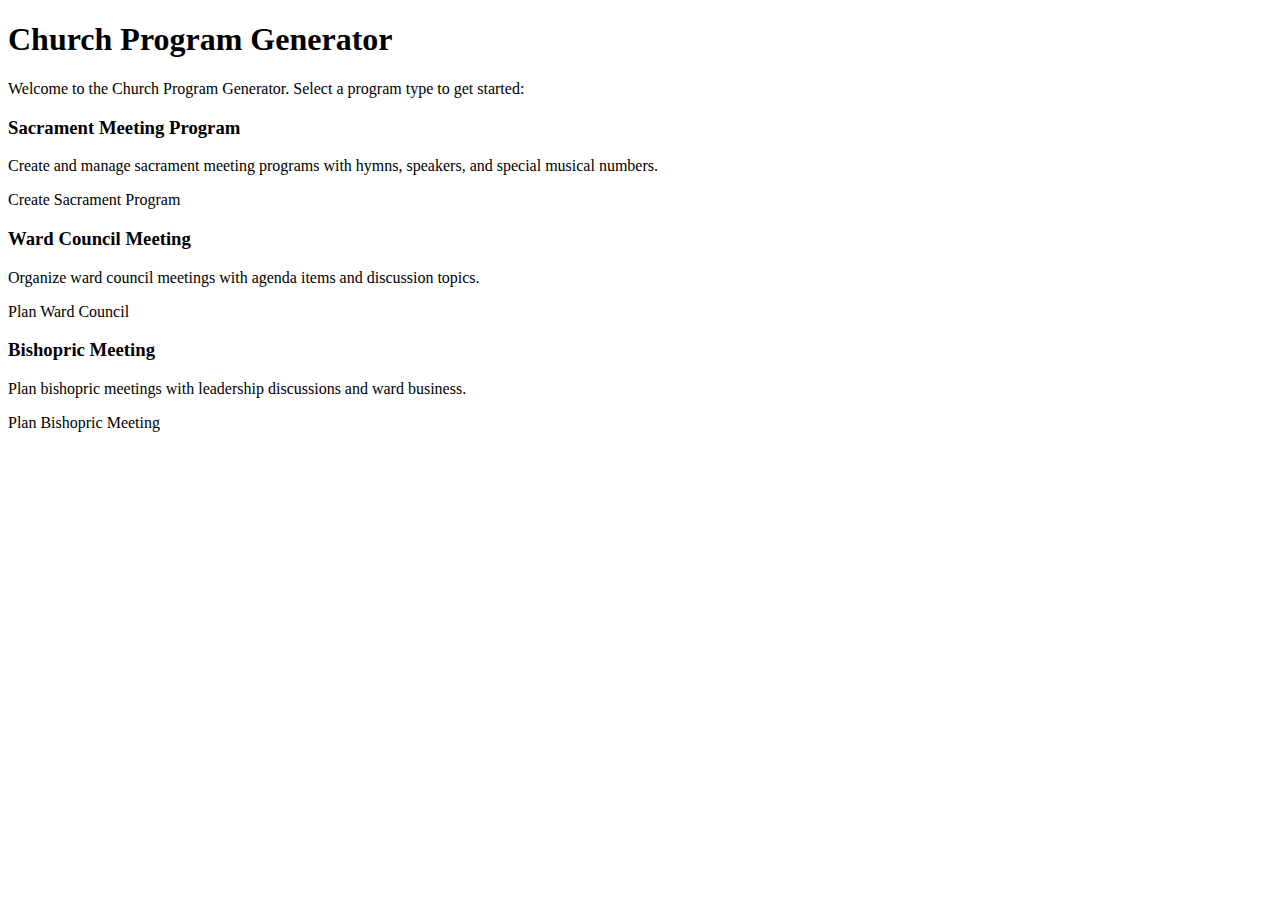
<file: target/classes/templates/index.html>
<!DOCTYPE html>
<html lang="en" xmlns:th="http://www.thymeleaf.org">
<head th:replace="layout :: head('Church Program Generator')"></head>
<body>
    <nav th:replace="layout :: navigation"></nav>

    <main class="main-content">
        <div class="container">
            <h1>Church Program Generator</h1>
            <p class="welcome-text">Welcome to the Church Program Generator. Select a program type to get started:</p>
            
            <div class="program-cards">
                <div class="card">
                    <h3>Sacrament Meeting Program</h3>
                    <p>Create and manage sacrament meeting programs with hymns, speakers, and special musical numbers.</p>
                    <a th:href="@{/sacrament}" class="btn btn-primary">Create Sacrament Program</a>
                </div>
                
                <div class="card">
                    <h3>Ward Council Meeting</h3>
                    <p>Organize ward council meetings with agenda items and discussion topics.</p>
                    <a th:href="@{/ward-council}" class="btn btn-primary">Plan Ward Council</a>
                </div>
                
                <div class="card">
                    <h3>Bishopric Meeting</h3>
                    <p>Plan bishopric meetings with leadership discussions and ward business.</p>
                    <a th:href="@{/bishopric}" class="btn btn-primary">Plan Bishopric Meeting</a>
                </div>
            </div>
        </div>
    </main>

    <footer th:replace="layout :: footer"></footer>
</body>
</html>
</file>
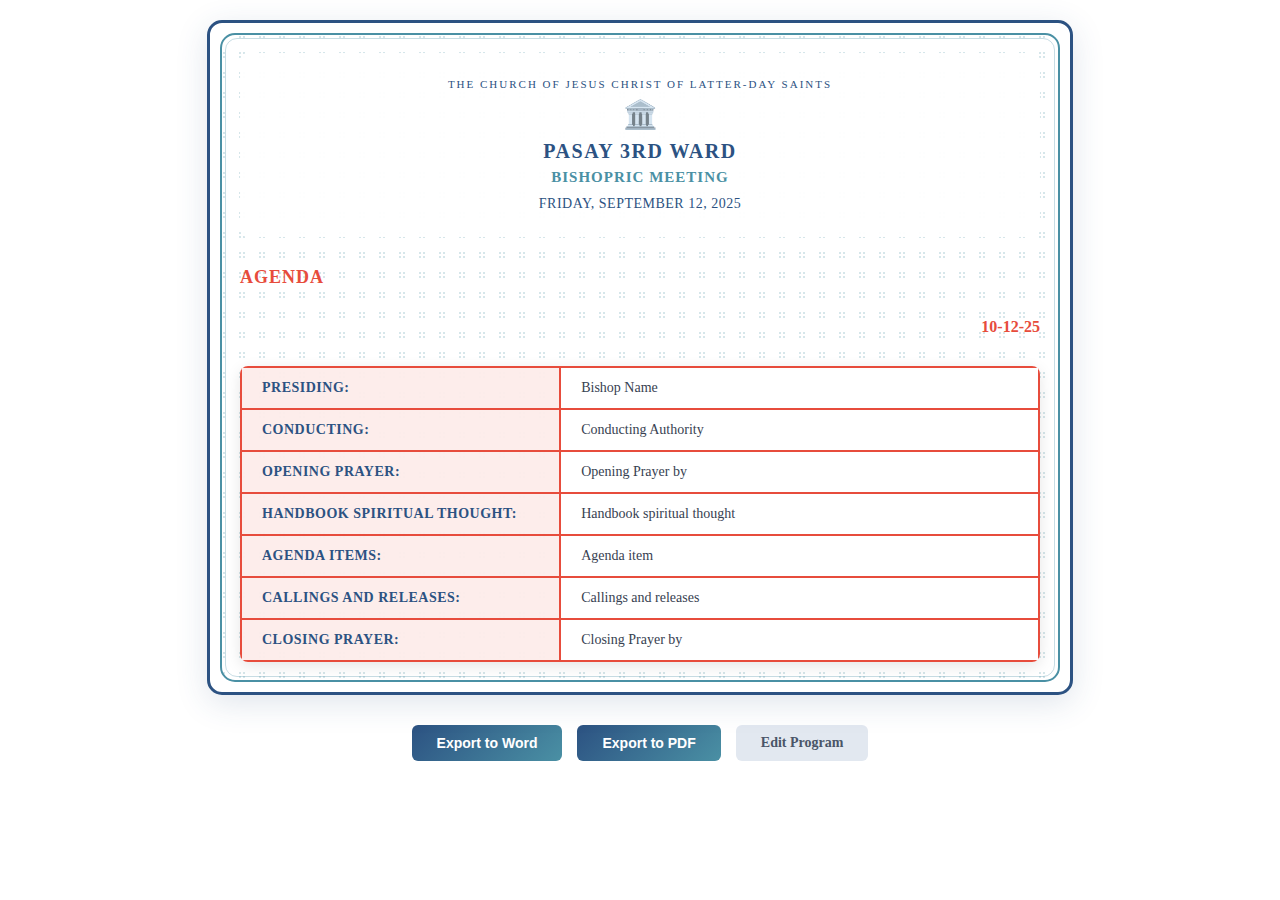
<file: target/classes/templates/bishopric-preview.html>
<!DOCTYPE html>
<html lang="en" xmlns:th="http://www.thymeleaf.org">
<head th:replace="layout :: head('Bishopric Meeting Preview')">
    <style>
        .bishopric-preview {
            max-width: 800px;
            margin: 20px auto;
            background: white;
            border: 3px solid #2c5282;
            border-radius: 15px;
            padding: 30px;
            box-shadow: 0 8px 32px rgba(44, 82, 130, 0.15);
            position: relative;
            min-height: 600px;
        }
        
        .bishopric-preview::before {
            content: '';
            position: absolute;
            top: 10px;
            left: 10px;
            right: 10px;
            bottom: 10px;
            border: 2px solid #4a90a4;
            border-radius: 15px;
            pointer-events: none;
            background: url("data:image/svg+xml,%3Csvg xmlns='http://www.w3.org/2000/svg' width='20' height='20' viewBox='0 0 20 20'%3E%3Ccircle cx='2' cy='2' r='1' fill='%234a90a4' opacity='0.3'/%3E%3Ccircle cx='18' cy='2' r='1' fill='%234a90a4' opacity='0.3'/%3E%3Ccircle cx='2' cy='18' r='1' fill='%234a90a4' opacity='0.3'/%3E%3Ccircle cx='18' cy='18' r='1' fill='%234a90a4' opacity='0.3'/%3E%3C/svg%3E") repeat;
            background-size: 20px 20px;
        }
        
        .bishopric-preview::after {
            content: '';
            position: absolute;
            top: 15px;
            left: 15px;
            right: 15px;
            bottom: 15px;
            border: 1px solid rgba(74, 144, 164, 0.3);
            border-radius: 12px;
            pointer-events: none;
        }
        
        .bishopric-header {
            text-align: center;
            margin-bottom: 30px;
            position: relative;
            z-index: 1;
            background: rgba(255, 255, 255, 0.95);
            padding: 25px;
            border-radius: 8px;
        }
        
        .church-name {
            color: #2c5282;
            font-size: 11px;
            font-weight: 500;
            letter-spacing: 2px;
            margin-bottom: 8px;
            text-transform: uppercase;
        }
        
        .temple-icon {
            font-size: 28px;
            margin-bottom: 8px;
            opacity: 0.8;
        }
        
        .bishopric-title {
            color: #2c5282;
            font-size: 20px;
            font-weight: bold;
            margin-bottom: 6px;
            text-transform: uppercase;
            letter-spacing: 1.5px;
            line-height: 1.2;
        }
        
        .bishopric-subtitle {
            color: #4a90a4;
            font-size: 15px;
            font-weight: 600;
            letter-spacing: 1px;
            margin-bottom: 10px;
        }
        
        .meeting-date {
            color: #2c5282;
            font-size: 14px;
            font-weight: 500;
            text-transform: uppercase;
            letter-spacing: 0.5px;
        }
        
        .bishopric-content {
            position: relative;
            z-index: 1;
        }
        
        .meeting-table {
            width: 100%;
            border-collapse: collapse;
            margin-top: 20px;
            background: rgba(255, 255, 255, 0.95);
            border-radius: 8px;
            overflow: hidden;
            box-shadow: 0 4px 15px rgba(0, 0, 0, 0.1);
        }
        
        .meeting-table th,
        .meeting-table td {
            padding: 12px 20px;
            text-align: left;
            border: 2px solid #e74c3c;
        }
        
        .meeting-table th {
            background-color: rgba(231, 76, 60, 0.1);
            color: #2c5282;
            font-weight: 600;
            font-size: 14px;
            text-transform: uppercase;
            letter-spacing: 0.5px;
            width: 40%;
        }
        
        .meeting-table td {
            color: #374151;
            font-size: 14px;
            font-weight: 500;
            background-color: rgba(255, 255, 255, 0.9);
        }
        
        .meeting-table tr:hover {
            background-color: rgba(231, 76, 60, 0.05);
        }
        
        .agenda-header {
            color: #e74c3c;
            font-size: 18px;
            font-weight: 600;
            margin: 20px 0 10px 0;
            text-transform: uppercase;
            letter-spacing: 1px;
        }
        
        .date-header {
            color: #e74c3c;
            font-size: 16px;
            font-weight: 600;
            float: right;
            margin: 20px 0 10px 0;
        }
        
        .export-buttons {
            display: flex;
            gap: 15px;
            justify-content: center;
            margin-top: 30px;
        }
        
        .btn {
            padding: 10px 25px;
            border-radius: 6px;
            font-size: 14px;
            font-weight: 600;
            cursor: pointer;
            text-decoration: none;
            border: none;
            transition: all 0.2s ease;
        }
        
        .btn-primary {
            background: linear-gradient(135deg, #2c5282 0%, #4a90a4 100%);
            color: white;
        }
        
        .btn-secondary {
            background: #e2e8f0;
            color: #4a5568;
        }
        
        .btn:hover {
            transform: translateY(-2px);
            box-shadow: 0 4px 15px rgba(0, 0, 0, 0.2);
        }
        
        @media (max-width: 768px) {
            .meeting-table th,
            .meeting-table td {
                padding: 8px 12px;
                font-size: 12px;
            }
            
            .meeting-table th {
                width: 35%;
            }
            
            .agenda-header {
                font-size: 16px;
            }
            
            .date-header {
                font-size: 14px;
                float: none;
                text-align: center;
                margin: 10px 0;
            }
            
            .export-buttons {
                flex-direction: column;
            }
            
            .bishopric-preview {
                padding: 20px;
                margin: 10px;
            }
        }
    </style>
</head>
<body>
    <nav th:replace="layout :: navigation('bishopric')"></nav>

    <main class="main-content">
        <div class="container">
            <div class="bishopric-preview">
                <div class="bishopric-header">
                    <div class="church-name">THE CHURCH OF JESUS CHRIST OF LATTER-DAY SAINTS</div>
                    <div class="temple-icon">🏛️</div>
                    <div class="bishopric-title">
                        <span th:text="${bishopricProgram.wardName}">PASAY 3RD</span> WARD
                    </div>
                    <div class="bishopric-subtitle">BISHOPRIC MEETING</div>
                    <div class="meeting-date" th:text="${#temporals.format(bishopricProgram.meetingDate, 'EEEE, MMMM dd, yyyy')}">FRIDAY, SEPTEMBER 12, 2025</div>
                </div>
                
                <div class="bishopric-content">
                    <div class="agenda-header">Agenda</div>
                    <div class="date-header" th:text="${#temporals.format(bishopricProgram.meetingDate, 'MM-dd-yy')}">10-12-25</div>
                    <div style="clear: both;"></div>
                    
                    <table class="meeting-table">
                        <tr th:if="${bishopricProgram.presiding != null and !bishopricProgram.presiding.isEmpty()}">
                            <th>Presiding:</th>
                            <td th:text="${bishopricProgram.presiding}">Bishop Name</td>
                        </tr>
                        <tr th:if="${bishopricProgram.conducting != null and !bishopricProgram.conducting.isEmpty()}">
                            <th>Conducting:</th>
                            <td th:text="${bishopricProgram.conducting}">Conducting Authority</td>
                        </tr>
                        <tr th:if="${bishopricProgram.openingPrayer != null and !bishopricProgram.openingPrayer.isEmpty()}">
                            <th>Opening Prayer:</th>
                            <td th:text="${bishopricProgram.openingPrayer}">Opening Prayer by</td>
                        </tr>
                        <tr th:if="${bishopricProgram.handbookSpiritual != null and !bishopricProgram.handbookSpiritual.isEmpty()}">
                            <th>Handbook Spiritual Thought:</th>
                            <td th:text="${bishopricProgram.handbookSpiritual}">Handbook spiritual thought</td>
                        </tr>
                        <tr th:if="${agendaItemsList != null and !agendaItemsList.isEmpty()}">
                            <th>Agenda Items:</th>
                            <td>
                                <span th:each="item, iterStat : ${agendaItemsList}">
                                    <span th:text="${item}">Agenda item</span>
                                    <br th:if="${!iterStat.last}" />
                                </span>
                            </td>
                        </tr>
                        <tr th:if="${bishopricProgram.callingsAndReleases != null and !bishopricProgram.callingsAndReleases.isEmpty()}">
                            <th>Callings and Releases:</th>
                            <td th:text="${bishopricProgram.callingsAndReleases}">Callings and releases</td>
                        </tr>
                        <tr th:if="${bishopricProgram.closingPrayer != null and !bishopricProgram.closingPrayer.isEmpty()}">
                            <th>Closing Prayer:</th>
                            <td th:text="${bishopricProgram.closingPrayer}">Closing Prayer by</td>
                        </tr>
                    </table>
                </div>
            </div>
            
            <div class="export-buttons">
                <form th:action="@{/bishopric/export/docx}" method="post" style="display: inline;">
                    <input type="hidden" name="wardName" th:value="${bishopricProgram.wardName}">
                    <input type="hidden" name="meetingDate" th:value="${bishopricProgram.meetingDate}">
                    <input type="hidden" name="presiding" th:value="${bishopricProgram.presiding}">
                    <input type="hidden" name="conducting" th:value="${bishopricProgram.conducting}">
                    <input type="hidden" name="openingPrayer" th:value="${bishopricProgram.openingPrayer}">
                    <input type="hidden" name="closingPrayer" th:value="${bishopricProgram.closingPrayer}">
                    <input type="hidden" name="handbookSpiritual" th:value="${bishopricProgram.handbookSpiritual}">
                    <input type="hidden" name="agendaItemsText" th:value="${param.agendaItemsText[0]}">
                    <input type="hidden" name="callingsAndReleases" th:value="${bishopricProgram.callingsAndReleases}">
                    <button type="submit" class="btn btn-primary">Export to Word</button>
                </form>
                
                <form th:action="@{/bishopric/export/pdf}" method="post" style="display: inline;">
                    <input type="hidden" name="wardName" th:value="${bishopricProgram.wardName}">
                    <input type="hidden" name="meetingDate" th:value="${bishopricProgram.meetingDate}">
                    <input type="hidden" name="presiding" th:value="${bishopricProgram.presiding}">
                    <input type="hidden" name="conducting" th:value="${bishopricProgram.conducting}">
                    <input type="hidden" name="openingPrayer" th:value="${bishopricProgram.openingPrayer}">
                    <input type="hidden" name="closingPrayer" th:value="${bishopricProgram.closingPrayer}">
                    <input type="hidden" name="handbookSpiritual" th:value="${bishopricProgram.handbookSpiritual}">
                    <input type="hidden" name="agendaItemsText" th:value="${param.agendaItemsText[0]}">
                    <input type="hidden" name="callingsAndReleases" th:value="${bishopricProgram.callingsAndReleases}">
                    <button type="submit" class="btn btn-primary">Export to PDF</button>
                </form>
                
                <a th:href="@{/bishopric}" class="btn btn-secondary">Edit Program</a>
            </div>
        </div>
    </main>

    <footer th:replace="layout :: footer"></footer>
</body>
</html>
</file>
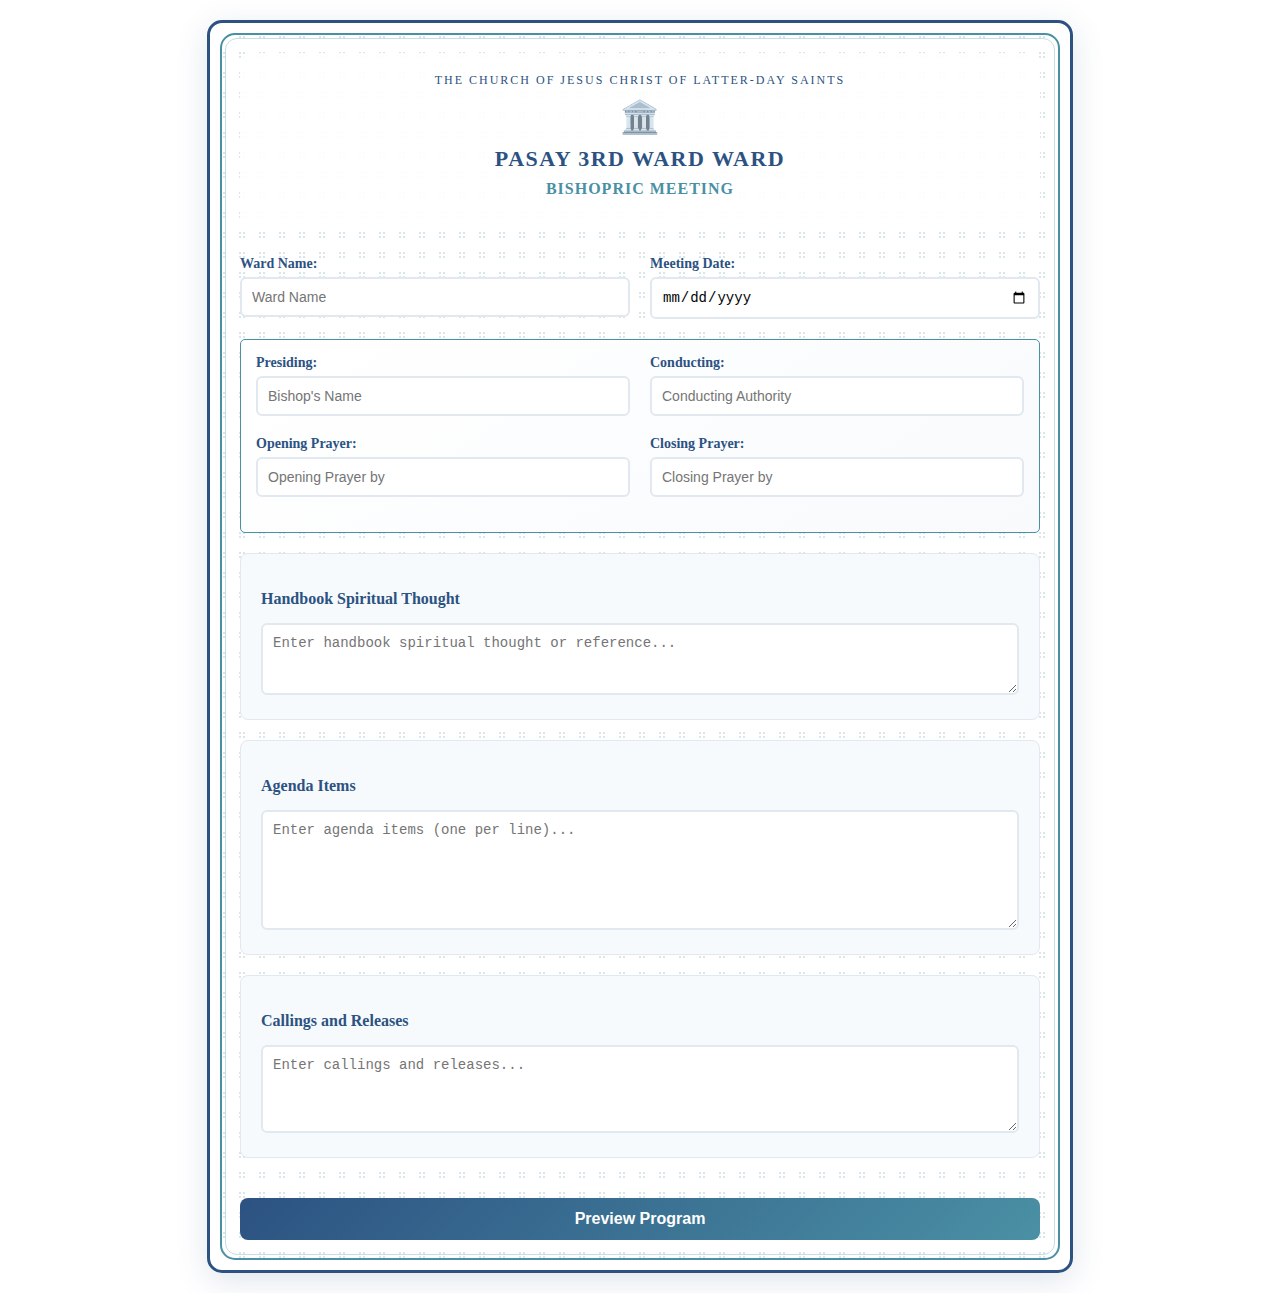
<file: target/classes/templates/bishopric.html>
<!DOCTYPE html>
<html lang="en" xmlns:th="http://www.thymeleaf.org">
<head th:replace="layout :: head('Bishopric Meeting')">
    <style>
        .bishopric-form {
            max-width: 800px;
            margin: 20px auto;
            background: white;
            border: 3px solid #2c5282;
            border-radius: 15px;
            padding: 30px;
            box-shadow: 0 8px 32px rgba(44, 82, 130, 0.15);
            position: relative;
        }
        
        .bishopric-form::before {
            content: '';
            position: absolute;
            top: 10px;
            left: 10px;
            right: 10px;
            bottom: 10px;
            border: 2px solid #4a90a4;
            border-radius: 15px;
            pointer-events: none;
            background: url("data:image/svg+xml,%3Csvg xmlns='http://www.w3.org/2000/svg' width='20' height='20' viewBox='0 0 20 20'%3E%3Ccircle cx='2' cy='2' r='1' fill='%234a90a4' opacity='0.3'/%3E%3Ccircle cx='18' cy='2' r='1' fill='%234a90a4' opacity='0.3'/%3E%3Ccircle cx='2' cy='18' r='1' fill='%234a90a4' opacity='0.3'/%3E%3Ccircle cx='18' cy='18' r='1' fill='%234a90a4' opacity='0.3'/%3E%3C/svg%3E") repeat;
            background-size: 20px 20px;
        }
        
        .bishopric-form::after {
            content: '';
            position: absolute;
            top: 15px;
            left: 15px;
            right: 15px;
            bottom: 15px;
            border: 1px solid rgba(74, 144, 164, 0.3);
            border-radius: 12px;
            pointer-events: none;
        }
        
        .bishopric-header {
            text-align: center;
            margin-bottom: 30px;
            position: relative;
            z-index: 1;
            background: rgba(255, 255, 255, 0.9);
            padding: 20px;
            border-radius: 8px;
        }
        
        .church-name {
            color: #2c5282;
            font-size: 12px;
            font-weight: 500;
            letter-spacing: 2px;
            margin-bottom: 10px;
            text-transform: uppercase;
        }
        
        .temple-icon {
            font-size: 32px;
            margin-bottom: 10px;
            opacity: 0.8;
        }
        
        .bishopric-title {
            color: #2c5282;
            font-size: 22px;
            font-weight: bold;
            margin-bottom: 8px;
            text-transform: uppercase;
            letter-spacing: 1.5px;
        }
        
        .bishopric-subtitle {
            color: #4a90a4;
            font-size: 16px;
            font-weight: 600;
            letter-spacing: 1px;
            margin-bottom: 8px;
        }
        
        .bishopric-content {
            position: relative;
            z-index: 1;
        }
        
        .form-row {
            display: grid;
            grid-template-columns: 1fr 1fr;
            gap: 20px;
            margin-bottom: 20px;
        }
        
        .form-group-full {
            grid-column: 1 / -1;
        }
        
        .form-group label {
            display: block;
            color: #2c5282;
            font-weight: 600;
            margin-bottom: 5px;
            font-size: 14px;
        }
        
        .form-group input,
        .form-group textarea {
            width: 100%;
            padding: 10px;
            border: 2px solid #e2e8f0;
            border-radius: 6px;
            font-size: 14px;
            transition: border-color 0.3s ease;
            box-sizing: border-box;
        }
        
        .form-group input:focus,
        .form-group textarea:focus {
            outline: none;
            border-color: #4a90a4;
            box-shadow: 0 0 0 3px rgba(74, 144, 164, 0.1);
        }
        
        .agenda-section {
            background: #f7fafc;
            border: 1px solid #e2e8f0;
            border-radius: 8px;
            padding: 20px;
            margin: 20px 0;
        }
        
        .agenda-section h3 {
            color: #2c5282;
            margin-bottom: 15px;
            font-size: 16px;
            font-weight: 600;
        }
        
        .btn-primary {
            background: linear-gradient(135deg, #2c5282 0%, #4a90a4 100%);
            color: white;
            border: none;
            padding: 12px 30px;
            border-radius: 8px;
            font-size: 16px;
            font-weight: 600;
            cursor: pointer;
            width: 100%;
            margin-top: 20px;
            transition: transform 0.2s ease, box-shadow 0.2s ease;
        }
        
        .btn-primary:hover {
            transform: translateY(-2px);
            box-shadow: 0 8px 25px rgba(44, 82, 130, 0.3);
        }
        
        .decorative-border {
            border: 1px solid #4a90a4;
            border-radius: 5px;
            padding: 15px;
            margin: 10px 0;
            background: linear-gradient(145deg, #ffffff 0%, #f8fafc 100%);
        }
        
        @media (max-width: 768px) {
            .form-row {
                grid-template-columns: 1fr;
            }
            
            .bishopric-form {
                padding: 20px;
                margin: 10px;
            }
        }
    </style>
</head>
<body>
    <nav th:replace="layout :: navigation('bishopric')"></nav>

    <main class="main-content">
        <div class="container">
            <div class="bishopric-form">
                <div class="bishopric-header">
                    <div class="church-name">THE CHURCH OF JESUS CHRIST OF LATTER-DAY SAINTS</div>
                    <div class="temple-icon">🏛️</div>
                    <div class="bishopric-title"><span th:text="${bishopricProgram.wardName}">Pasay 3rd Ward</span> WARD</div>
                    <div class="bishopric-subtitle">BISHOPRIC MEETING</div>
                </div>
                
                <form th:action="@{/bishopric/preview}" method="post" th:object="${bishopricProgram}" class="bishopric-content">
                    <div class="form-row">
                        <div class="form-group">
                            <label for="wardName">Ward Name:</label>
                            <input type="text" id="wardName" th:field="*{wardName}" placeholder="Ward Name">
                        </div>
                        <div class="form-group">
                            <label for="meetingDate">Meeting Date:</label>
                            <input type="date" id="meetingDate" th:field="*{meetingDate}" required>
                        </div>
                    </div>
                    
                    <div class="decorative-border">
                        <div class="form-row">
                            <div class="form-group">
                                <label for="presiding">Presiding:</label>
                                <input type="text" id="presiding" th:field="*{presiding}" placeholder="Bishop's Name">
                            </div>
                            <div class="form-group">
                                <label for="conducting">Conducting:</label>
                                <input type="text" id="conducting" th:field="*{conducting}" placeholder="Conducting Authority">
                            </div>
                        </div>
                        
                        <div class="form-row">
                            <div class="form-group">
                                <label for="openingPrayer">Opening Prayer:</label>
                                <input type="text" id="openingPrayer" th:field="*{openingPrayer}" placeholder="Opening Prayer by">
                            </div>
                            <div class="form-group">
                                <label for="closingPrayer">Closing Prayer:</label>
                                <input type="text" id="closingPrayer" th:field="*{closingPrayer}" placeholder="Closing Prayer by">
                            </div>
                        </div>
                    </div>
                    
                    <div class="agenda-section">
                        <h3>Handbook Spiritual Thought</h3>
                        <div class="form-group form-group-full">
                            <textarea id="handbookSpiritual" th:field="*{handbookSpiritual}" rows="3" placeholder="Enter handbook spiritual thought or reference..."></textarea>
                        </div>
                    </div>
                    
                    <div class="agenda-section">
                        <h3>Agenda Items</h3>
                        <div class="form-group form-group-full">
                            <textarea id="agendaItems" name="agendaItemsText" rows="6" placeholder="Enter agenda items (one per line)..."></textarea>
                        </div>
                    </div>
                    
                    <div class="agenda-section">
                        <h3>Callings and Releases</h3>
                        <div class="form-group form-group-full">
                            <textarea id="callingsAndReleases" th:field="*{callingsAndReleases}" rows="4" placeholder="Enter callings and releases..."></textarea>
                        </div>
                    </div>
                    
                    <button type="submit" class="btn-primary">Preview Program</button>
                </form>
            </div>
        </div>
    </main>

    <footer th:replace="layout :: footer"></footer>
</body>
</html>
</file>
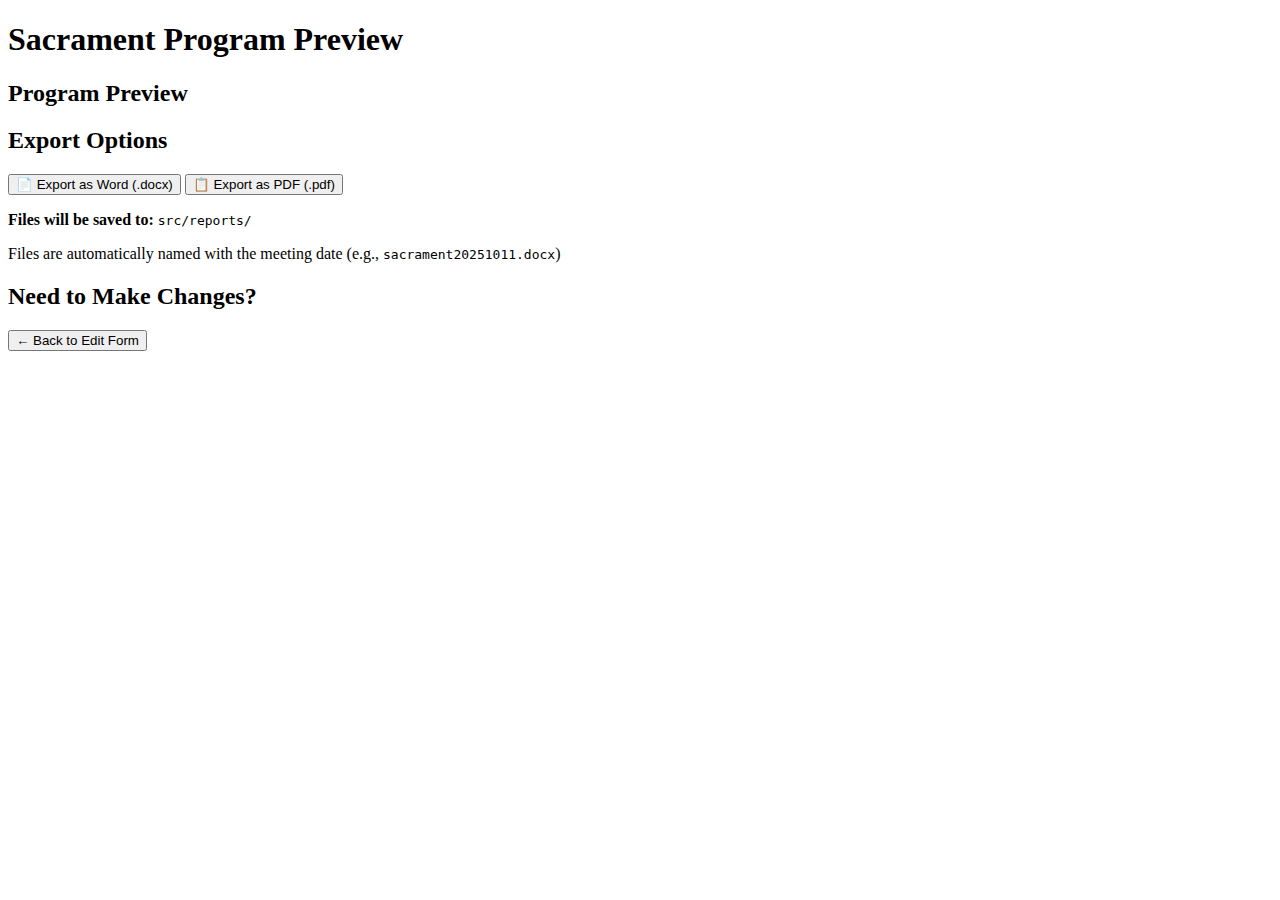
<file: target/classes/templates/sacrament-preview.html>
<!DOCTYPE html>
<html lang="en" xmlns:th="http://www.thymeleaf.org">
<head th:replace="layout :: head('Sacrament Program Preview')"></head>
<body>
    <nav th:replace="layout :: navigation"></nav>

    <main class="main-content">
        <div class="container">
            <h1>Sacrament Program Preview</h1>
            
            <div class="preview-container">
                <!-- Preview Section -->
                <div class="preview-section">
                    <h2>Program Preview</h2>
                    <div class="program-preview-content" th:utext="${previewHtml}"></div>
                </div>
                
                <!-- Export Options -->
                <div class="export-section">
                    <h2>Export Options</h2>
                    <div class="export-buttons">
                        <form th:action="@{/sacrament/export/docx}" method="post" style="display: inline-block;">
                            <!-- Hidden fields to maintain form data -->
                            <input type="hidden" th:field="${sacramentProgram.stakeName}">
                            <input type="hidden" th:field="${sacramentProgram.wardName}">
                            <input type="hidden" th:field="${sacramentProgram.date}">
                            <input type="hidden" th:field="${sacramentProgram.presiding}">
                            <input type="hidden" th:field="${sacramentProgram.conducting}">
                            <input type="hidden" th:field="${sacramentProgram.acknowledgement}">
                            <input type="hidden" th:field="${sacramentProgram.chorister}">
                            <input type="hidden" th:field="${sacramentProgram.pianist}">
                            <input type="hidden" th:field="${sacramentProgram.openingHymn}">
                            <input type="hidden" th:field="${sacramentProgram.sacramentHymn}">
                            <input type="hidden" th:field="${sacramentProgram.closingHymn}">
                            <input type="hidden" th:field="${sacramentProgram.invocation}">
                            <input type="hidden" th:field="${sacramentProgram.wardBusiness}">
                            <input type="hidden" th:field="${sacramentProgram.stakeBusiness}">
                            <input type="hidden" th:field="${sacramentProgram.benediction}">
                            
                            <input type="hidden" th:value="${speaker1Name}" name="speaker1Name">
                            <input type="hidden" th:value="${speaker2Name}" name="speaker2Name">
                            <input type="hidden" th:value="${speaker3Name}" name="speaker3Name">
                            <input type="hidden" th:value="${speaker4Name}" name="speaker4Name">
                            <input type="hidden" th:value="${speaker1Title}" name="speaker1Title">
                            <input type="hidden" th:value="${speaker2Title}" name="speaker2Title">
                            <input type="hidden" th:value="${speaker3Title}" name="speaker3Title">
                            <input type="hidden" th:value="${speaker4Title}" name="speaker4Title">
                            <input type="hidden" th:value="${speakersAuxiliary}" name="speakersAuxiliary">
                            <input type="hidden" th:value="${param.announcements[0]}" name="announcements">
                            
                            <button type="submit" class="btn btn-primary">
                                📄 Export as Word (.docx)
                            </button>
                        </form>
                        
                        <form th:action="@{/sacrament/export/pdf}" method="post" style="display: inline-block;">
                            <!-- Hidden fields to maintain form data -->
                            <input type="hidden" th:field="${sacramentProgram.stakeName}">
                            <input type="hidden" th:field="${sacramentProgram.wardName}">
                            <input type="hidden" th:field="${sacramentProgram.date}">
                            <input type="hidden" th:field="${sacramentProgram.presiding}">
                            <input type="hidden" th:field="${sacramentProgram.conducting}">
                            <input type="hidden" th:field="${sacramentProgram.acknowledgement}">
                            <input type="hidden" th:field="${sacramentProgram.chorister}">
                            <input type="hidden" th:field="${sacramentProgram.pianist}">
                            <input type="hidden" th:field="${sacramentProgram.openingHymn}">
                            <input type="hidden" th:field="${sacramentProgram.sacramentHymn}">
                            <input type="hidden" th:field="${sacramentProgram.closingHymn}">
                            <input type="hidden" th:field="${sacramentProgram.invocation}">
                            <input type="hidden" th:field="${sacramentProgram.wardBusiness}">
                            <input type="hidden" th:field="${sacramentProgram.stakeBusiness}">
                            <input type="hidden" th:field="${sacramentProgram.benediction}">
                            
                            <input type="hidden" th:value="${speaker1Name}" name="speaker1Name">
                            <input type="hidden" th:value="${speaker2Name}" name="speaker2Name">
                            <input type="hidden" th:value="${speaker3Name}" name="speaker3Name">
                            <input type="hidden" th:value="${speaker4Name}" name="speaker4Name">
                            <input type="hidden" th:value="${speaker1Title}" name="speaker1Title">
                            <input type="hidden" th:value="${speaker2Title}" name="speaker2Title">
                            <input type="hidden" th:value="${speaker3Title}" name="speaker3Title">
                            <input type="hidden" th:value="${speaker4Title}" name="speaker4Title">
                            <input type="hidden" th:value="${speakersAuxiliary}" name="speakersAuxiliary">
                            <input type="hidden" th:value="${param.announcements[0]}" name="announcements">
                            
                            <button type="submit" class="btn btn-success">
                                📋 Export as PDF (.pdf)
                            </button>
                        </form>
                    </div>
                    
                    <div class="file-info">
                        <p><strong>Files will be saved to:</strong> <code>src/reports/</code></p>
                        <p>Files are automatically named with the meeting date (e.g., <code>sacrament20251011.docx</code>)</p>
                    </div>
                </div>
                
                <!-- Edit Option -->
                <div class="edit-section">
                    <h2>Need to Make Changes?</h2>
                    <form th:action="@{/sacrament/edit}" method="post" style="display: inline-block;">
                        <!-- Hidden fields to maintain form data -->
                        <input type="hidden" th:field="${sacramentProgram.stakeName}">
                        <input type="hidden" th:field="${sacramentProgram.wardName}">
                        <input type="hidden" th:field="${sacramentProgram.date}">
                        <input type="hidden" th:field="${sacramentProgram.presiding}">
                        <input type="hidden" th:field="${sacramentProgram.conducting}">
                        <input type="hidden" th:field="${sacramentProgram.acknowledgement}">
                        <input type="hidden" th:field="${sacramentProgram.chorister}">
                        <input type="hidden" th:field="${sacramentProgram.pianist}">
                        <input type="hidden" th:field="${sacramentProgram.openingHymn}">
                        <input type="hidden" th:field="${sacramentProgram.sacramentHymn}">
                        <input type="hidden" th:field="${sacramentProgram.closingHymn}">
                        <input type="hidden" th:field="${sacramentProgram.invocation}">
                        <input type="hidden" th:field="${sacramentProgram.wardBusiness}">
                        <input type="hidden" th:field="${sacramentProgram.stakeBusiness}">
                        <input type="hidden" th:field="${sacramentProgram.benediction}">
                        
                        <input type="hidden" th:value="${speaker1Name}" name="speaker1Name">
                        <input type="hidden" th:value="${speaker2Name}" name="speaker2Name">
                        <input type="hidden" th:value="${speaker3Name}" name="speaker3Name">
                        <input type="hidden" th:value="${speaker4Name}" name="speaker4Name">
                        <input type="hidden" th:value="${speaker1Title}" name="speaker1Title">
                        <input type="hidden" th:value="${speaker2Title}" name="speaker2Title">
                        <input type="hidden" th:value="${speaker3Title}" name="speaker3Title">
                        <input type="hidden" th:value="${speaker4Title}" name="speaker4Title">
                        <input type="hidden" th:value="${param.announcements[0]}" name="announcements">
                        
                        <button type="submit" class="btn btn-secondary">← Back to Edit Form</button>
                    </form>
                </div>
            </div>
        </div>
    </main>

    <footer th:replace="layout :: footer"></footer>
</body>
</html>
</file>
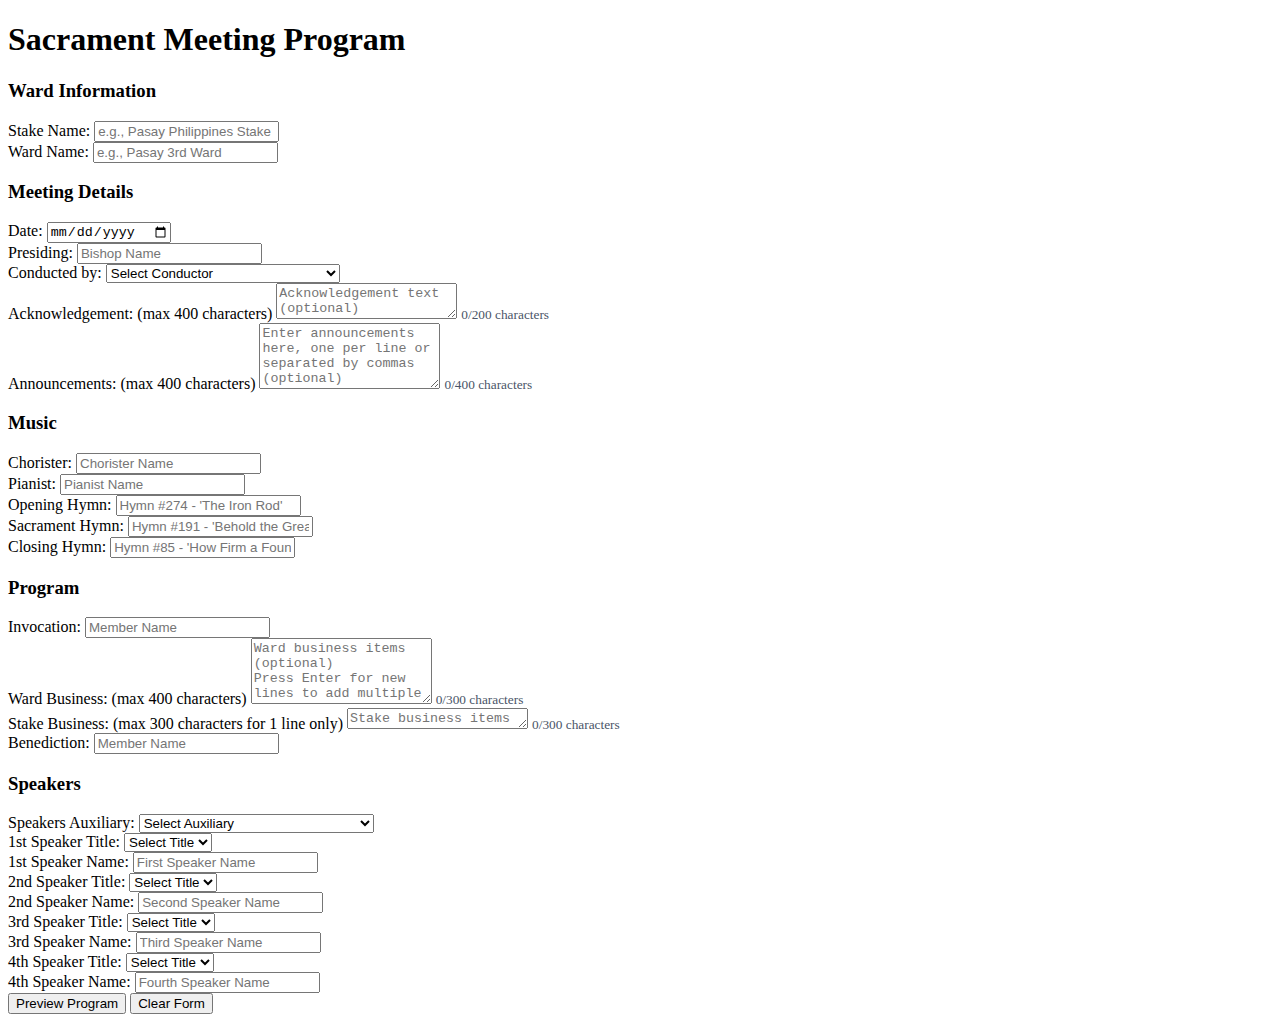
<file: target/classes/templates/sacrament.html>
<!DOCTYPE html>
<html lang="en" xmlns:th="http://www.thymeleaf.org">
<head th:replace="layout :: head('Sacrament Meeting Program')"></head>
<body>
    <nav th:replace="layout :: navigation('sacrament')"></nav>

    <main class="main-content">
        <div class="container">
            <h1>Sacrament Meeting Program</h1>
            
            <div class="program-form">
                <form class="meeting-form" th:action="@{/sacrament/generate}" method="post" th:object="${sacramentProgram}">
                    <div class="form-section">
                        <h3>Ward Information</h3>
                        <div class="form-group">
                            <label for="stakeName">Stake Name:</label>
                            <input type="text" id="stakeName" th:field="*{stakeName}" placeholder="e.g., Pasay Philippines Stake">
                        </div>
                        <div class="form-group">
                            <label for="wardName">Ward Name:</label>
                            <input type="text" id="wardName" th:field="*{wardName}" placeholder="e.g., Pasay 3rd Ward">
                        </div>
                    </div>

                    <div class="form-section">
                        <h3>Meeting Details</h3>
                        <div class="form-group">
                            <label for="date">Date:</label>
                            <input type="date" id="date" th:field="*{date}" required>
                        </div>
                        <div class="form-group">
                            <label for="presiding">Presiding:</label>
                            <input type="text" id="presiding" th:field="*{presiding}" placeholder="Bishop Name">
                        </div>
                        <div class="form-group">
                            <label for="conducting">Conducted by:</label>
                            <select id="conducting" th:field="*{conducting}">
                                <option value="">Select Conductor</option>
                                <option value="(2nd Co) Bro. Joenice Gaco" th:selected="*{conducting} == '(2nd Co) Bro. Joenice Gaco'">(2nd Co) Bro. Joenice Gaco</option>
                                <option value="(1st Co) Bro. John Moroni Mendoza" th:selected="*{conducting} == '(1st Co) Bro. John Moroni Mendoza'">(1st Co) Bro. John Moroni Mendoza</option>
                                <option value="(Bishop) Sherwin Tan" th:selected="*{conducting} == '(Bishop) Sherwin Tan'">(Bishop) Sherwin Tan</option>
                            </select>
                        </div>
                        <div class="form-group">
                            <label for="acknowledgement">Acknowledgement: <span class="char-limit">(max 400 characters)</span></label>
                            <textarea id="acknowledgement" th:field="*{acknowledgement}" rows="2" maxlength="400" placeholder="Acknowledgement text (optional)" 
                                     oninput="updateCharCount('acknowledgement', 400)"></textarea>
                            <small class="char-count" id="acknowledgement-count">0/400 characters</small>
                        </div>
                        <div class="form-group">
                            <label for="announcements">Announcements: <span class="char-limit">(max 400 characters)</span></label>
                            <textarea id="announcements" name="announcements" rows="4" maxlength="400" th:text="${announcementsText}" 
                                     placeholder="Enter announcements here, one per line or separated by commas (optional)"
                                     oninput="updateCharCount('announcements', 400)"></textarea>
                            <small class="char-count" id="announcements-count">0/400 characters</small>
                        </div>
                    </div>

                    <div class="form-section">
                        <h3>Music</h3>
                        <div class="form-group">
                            <label for="chorister">Chorister:</label>
                            <input type="text" id="chorister" th:field="*{chorister}" placeholder="Chorister Name">
                        </div>
                        <div class="form-group">
                            <label for="pianist">Pianist:</label>
                            <input type="text" id="pianist" th:field="*{pianist}" placeholder="Pianist Name">
                        </div>
                        <div class="form-group">
                            <label for="openingHymn">Opening Hymn:</label>
                            <input type="text" id="openingHymn" th:field="*{openingHymn}" placeholder="Hymn #274 - 'The Iron Rod'">
                        </div>
                        <div class="form-group">
                            <label for="sacramentHymn">Sacrament Hymn:</label>
                            <input type="text" id="sacramentHymn" th:field="*{sacramentHymn}" placeholder="Hymn #191 - 'Behold the Great redeemer Die'">
                        </div>
                        <div class="form-group">
                            <label for="closingHymn">Closing Hymn:</label>
                            <input type="text" id="closingHymn" th:field="*{closingHymn}" placeholder="Hymn #85 - 'How Firm a Foundation'">
                        </div>
                    </div>

                    <div class="form-section">
                        <h3>Program</h3>
                        <div class="form-group">
                            <label for="invocation">Invocation:</label>
                            <input type="text" id="invocation" th:field="*{invocation}" placeholder="Member Name">
                        </div>
                        <div class="form-group">
                            <label for="wardBusiness">Ward Business: <span class="char-limit">(max 400 characters)</span></label>
                            <textarea id="wardBusiness" th:field="*{wardBusiness}" rows="4" maxlength="400" 
                                     placeholder="Ward business items (optional)&#10;Press Enter for new lines to add multiple items"
                                     oninput="updateCharCount('wardBusiness', 400)"></textarea>
                            <small class="char-count" id="wardBusiness-count">0/400 characters</small>
                        </div>
                        <div class="form-group">
                            <label for="stakeBusiness">Stake Business: <span class="char-limit">(max 300 characters for 1 line only)</span></label>
                            <textarea id="stakeBusiness" th:field="*{stakeBusiness}" rows="1" maxlength="300" 
                                     placeholder="Stake business items (optional) - single line only"
                                     oninput="updateCharCount('stakeBusiness', 300)"></textarea>
                            <small class="char-count" id="stakeBusiness-count">0/300 characters</small>
                        </div>
                        <div class="form-group">
                            <label for="benediction">Benediction:</label>
                            <input type="text" id="benediction" th:field="*{benediction}" placeholder="Member Name">
                        </div>
                    </div>

                    <div class="form-section">
                        <h3>Speakers</h3>
                        <div class="form-group">
                            <label for="speakersAuxiliary">Speakers Auxiliary:</label>
                            <select id="speakersAuxiliary" name="speakersAuxiliary" th:field="*{speakersAuxiliary}">
                                <option value="">Select Auxiliary</option>
                                <option value="Elders Quorum">Elders Quorum</option>
                                <option value="Relief Society">Relief Society</option>
                                <option value="Family History and Missionary Work">Family History and Missionary Work</option>
                                <option value="Youth Organization">Youth Organization</option>
                                <option value="Primary Organization">Primary Organization</option>
                                <option value="Stake Organization">Stake Organization</option>
                            </select>
                        </div>
                        <div class="speaker-row">
                            <div class="form-group">
                                <label for="speaker1Title">1st Speaker Title:</label>
                                <select id="speaker1Title" name="speaker1Title" th:value="${speaker1Title}">
                                    <option value="">Select Title</option>
                                    <option value="Bro." th:selected="${speaker1Title == 'Bro.'}">Bro.</option>
                                    <option value="Sis." th:selected="${speaker1Title == 'Sis.'}">Sis.</option>
                                </select>
                            </div>
                            <div class="form-group">
                                <label for="speaker1Name">1st Speaker Name:</label>
                                <input type="text" id="speaker1Name" name="speaker1Name" th:value="${speaker1Name}" placeholder="First Speaker Name">
                            </div>
                        </div>
                        <div class="speaker-row">
                            <div class="form-group">
                                <label for="speaker2Title">2nd Speaker Title:</label>
                                <select id="speaker2Title" name="speaker2Title" th:value="${speaker2Title}">
                                    <option value="">Select Title</option>
                                    <option value="Bro." th:selected="${speaker2Title == 'Bro.'}">Bro.</option>
                                    <option value="Sis." th:selected="${speaker2Title == 'Sis.'}">Sis.</option>
                                </select>
                            </div>
                            <div class="form-group">
                                <label for="speaker2Name">2nd Speaker Name:</label>
                                <input type="text" id="speaker2Name" name="speaker2Name" th:value="${speaker2Name}" placeholder="Second Speaker Name">
                            </div>
                        </div>
                        <div class="speaker-row">
                            <div class="form-group">
                                <label for="speaker3Title">3rd Speaker Title:</label>
                                <select id="speaker3Title" name="speaker3Title" th:value="${speaker3Title}">
                                    <option value="">Select Title</option>
                                    <option value="Bro." th:selected="${speaker3Title == 'Bro.'}">Bro.</option>
                                    <option value="Sis." th:selected="${speaker3Title == 'Sis.'}">Sis.</option>
                                </select>
                            </div>
                            <div class="form-group">
                                <label for="speaker3Name">3rd Speaker Name:</label>
                                <input type="text" id="speaker3Name" name="speaker3Name" th:value="${speaker3Name}" placeholder="Third Speaker Name">
                            </div>
                        </div>
                        <div class="speaker-row">
                            <div class="form-group">
                                <label for="speaker4Title">4th Speaker Title:</label>
                                <select id="speaker4Title" name="speaker4Title" th:value="${speaker4Title}">
                                    <option value="">Select Title</option>
                                    <option value="Bro." th:selected="${speaker4Title == 'Bro.'}">Bro.</option>
                                    <option value="Sis." th:selected="${speaker4Title == 'Sis.'}">Sis.</option>
                                </select>
                            </div>
                            <div class="form-group">
                                <label for="speaker4Name">4th Speaker Name:</label>
                                <input type="text" id="speaker4Name" name="speaker4Name" th:value="${speaker4Name}" placeholder="Fourth Speaker Name">
                            </div>
                        </div>
                    </div>

                    <div class="form-actions">
                        <button type="submit" formaction="/sacrament/preview" class="btn btn-primary">Preview Program</button>
                        <button type="reset" class="btn btn-secondary">Clear Form</button>
                    </div>
                </form>
            </div>
        </div>
    </main>

    <footer th:replace="layout :: footer"></footer>

    <script>
        function updateCharCount(fieldId, maxLength) {
            const field = document.getElementById(fieldId);
            const countElement = document.getElementById(fieldId + '-count');
            const currentLength = field.value.length;
            
            countElement.textContent = currentLength + '/' + maxLength + ' characters';
            
            // Change color when approaching limit
            if (currentLength > maxLength * 0.9) {
                countElement.style.color = '#e53e3e'; // Red when near limit
            } else if (currentLength > maxLength * 0.8) {
                countElement.style.color = '#dd6b20'; // Orange when getting close
            } else {
                countElement.style.color = '#4a5568'; // Normal gray
            }
        }

        // Initialize character counters on page load
        document.addEventListener('DOMContentLoaded', function() {
            updateCharCount('acknowledgement', 200);
            updateCharCount('announcements', 400);
            updateCharCount('wardBusiness', 300);
            updateCharCount('stakeBusiness', 300);
        });
    </script>
</body>
</html>
</file>
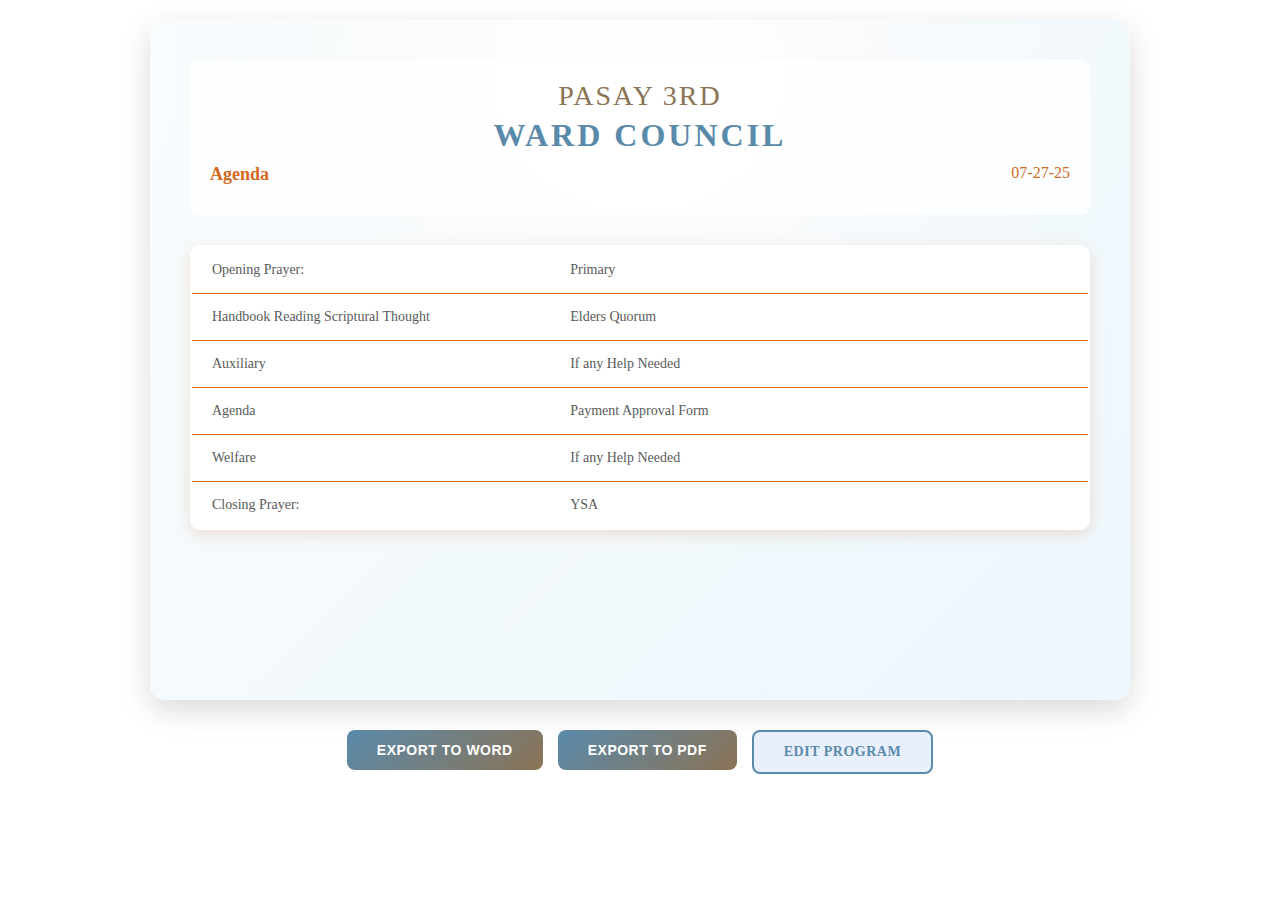
<file: target/classes/templates/ward-council-preview.html>
<!DOCTYPE html>
<html lang="en" xmlns:th="http://www.thymeleaf.org">
<head th:replace="layout :: head('Ward Council Meeting Preview')">
    <style>
        .ward-council-preview {
            max-width: 900px;
            margin: 20px auto;
            background: linear-gradient(135deg, rgba(255,255,255,0.98) 0%, rgba(240,248,255,0.98) 100%);
            border-radius: 15px;
            padding: 40px;
            box-shadow: 0 10px 30px rgba(0, 0, 0, 0.15);
            position: relative;
            overflow: hidden;
            min-height: 600px;
        }
        
        .ward-council-preview::before {
            content: '';
            position: absolute;
            top: 0;
            left: 0;
            right: 0;
            bottom: 0;
            background: url('data:image/svg+xml,<svg xmlns="http://www.w3.org/2000/svg" viewBox="0 0 100 100"><defs><radialGradient id="christBg" cx="50%" cy="20%"><stop offset="0%" stop-color="%23ffffff" stop-opacity="0.9"/><stop offset="50%" stop-color="%23f8f9fa" stop-opacity="0.6"/><stop offset="100%" stop-color="%23e8f4f8" stop-opacity="0.3"/></radialGradient></defs><rect width="100" height="100" fill="url(%23christBg)"/><circle cx="50" cy="20" r="15" fill="%23ffffff" opacity="0.4"/></svg>') center/cover;
            pointer-events: none;
        }
        
        .ward-council-header {
            text-align: center;
            margin-bottom: 30px;
            position: relative;
            z-index: 1;
            background: rgba(255, 255, 255, 0.8);
            padding: 20px;
            border-radius: 10px;
        }
        
        .ward-title {
            color: #8b7355;
            font-size: 28px;
            font-weight: 300;
            margin-bottom: 5px;
            text-transform: uppercase;
            letter-spacing: 2px;
        }
        
        .council-title {
            color: #5a8aaa;
            font-size: 32px;
            font-weight: bold;
            text-transform: uppercase;
            letter-spacing: 3px;
            margin-bottom: 10px;
        }
        
        .agenda-subtitle {
            color: #d2691e;
            font-size: 18px;
            font-weight: 600;
            margin-bottom: 10px;
            float: left;
        }
        
        .date-display {
            color: #d2691e;
            font-size: 16px;
            font-weight: 500;
            float: right;
        }
        
        .clear-float {
            clear: both;
        }
        
        .ward-council-content {
            position: relative;
            z-index: 1;
        }
        
        .council-table {
            width: 100%;
            border-collapse: collapse;
            background: rgba(255, 255, 255, 0.9);
            border: 2px solid #d2691e;
            border-radius: 10px;
            overflow: hidden;
            margin-top: 20px;
            box-shadow: 0 4px 15px rgba(210, 105, 30, 0.2);
        }
        
        .council-table th,
        .council-table td {
            padding: 15px 20px;
            text-align: left;
            border-bottom: 1px solid #d2691e;
        }
        
        .council-table th {
            background: linear-gradient(135deg, #d2691e 0%, #cd853f 100%);
            color: white;
            font-weight: 600;
            font-size: 14px;
            text-transform: uppercase;
            letter-spacing: 0.5px;
        }
        
        .council-table td {
            color: #5a5a5a;
            font-size: 14px;
            font-weight: 500;
            background: rgba(255, 255, 255, 0.8);
        }
        
        .council-table tr:hover td {
            background: rgba(90, 138, 170, 0.1);
        }
        
        .council-table tr:last-child td {
            border-bottom: none;
        }
        
        .label-column {
            width: 40%;
            color: #8b7355;
            font-weight: 600;
            text-transform: capitalize;
        }
        
        .content-column {
            width: 60%;
            color: #4a4a4a;
        }
        
        .export-buttons {
            display: flex;
            gap: 15px;
            justify-content: center;
            margin-top: 30px;
            position: relative;
            z-index: 2;
        }
        
        .btn {
            padding: 12px 30px;
            border-radius: 8px;
            font-size: 14px;
            font-weight: 600;
            cursor: pointer;
            text-decoration: none;
            border: none;
            transition: all 0.3s ease;
            text-transform: uppercase;
            letter-spacing: 0.5px;
        }
        
        .btn-primary {
            background: linear-gradient(135deg, #5a8aaa 0%, #8b7355 100%);
            color: white;
        }
        
        .btn-secondary {
            background: #e8f0fe;
            color: #5a8aaa;
            border: 2px solid #5a8aaa;
        }
        
        .btn:hover {
            transform: translateY(-2px);
            box-shadow: 0 6px 20px rgba(0, 0, 0, 0.2);
        }
        
        @media (max-width: 768px) {
            .export-buttons {
                flex-direction: column;
            }
            
            .ward-council-preview {
                padding: 20px;
                margin: 10px;
            }
            
            .agenda-subtitle,
            .date-display {
                float: none;
                text-align: center;
                display: block;
                margin-bottom: 10px;
            }
        }
    </style>
</head>
<body>
    <nav th:replace="layout :: navigation"></nav>

    <main class="main-content">
        <div class="container">
            <div class="ward-council-preview">
                <div class="ward-council-header">
                    <div class="ward-title" th:text="${wardCouncilProgram.wardName}">Pasay 3rd</div>
                    <div class="council-title">WARD COUNCIL</div>
                    <div class="agenda-subtitle">Agenda</div>
                    <div class="date-display" th:text="${#temporals.format(wardCouncilProgram.meetingDate, 'MM-dd-yy')}">07-27-25</div>
                    <div class="clear-float"></div>
                </div>
                
                <div class="ward-council-content">
                    <table class="council-table">
                        <tbody>
                            <tr>
                                <td class="label-column">Opening Prayer:</td>
                                <td class="content-column" th:text="${wardCouncilProgram.openingPrayer}">Primary</td>
                            </tr>
                            <tr>
                                <td class="label-column">Handbook reading scriptural thought</td>
                                <td class="content-column" th:text="${wardCouncilProgram.handbookReading}">Elders Quorum</td>
                            </tr>
                            <tr>
                                <td class="label-column">Auxiliary</td>
                                <td class="content-column" th:text="${wardCouncilProgram.auxiliary}">If any Help Needed</td>
                            </tr>
                            <tr>
                                <td class="label-column">Agenda</td>
                                <td class="content-column" th:text="${wardCouncilProgram.agenda}">Payment Approval Form</td>
                            </tr>
                            <tr>
                                <td class="label-column">Welfare</td>
                                <td class="content-column" th:text="${wardCouncilProgram.welfare}">If any Help Needed</td>
                            </tr>
                            <tr>
                                <td class="label-column">Closing Prayer:</td>
                                <td class="content-column" th:text="${wardCouncilProgram.closingPrayer}">YSA</td>
                            </tr>
                        </tbody>
                    </table>
                </div>
            </div>
            
            <div class="export-buttons">
                <form th:action="@{/ward-council/export/docx}" method="post" style="display: inline;">
                    <input type="hidden" name="wardName" th:value="${wardCouncilProgram.wardName}">
                    <input type="hidden" name="meetingDate" th:value="${wardCouncilProgram.meetingDate}">
                    <input type="hidden" name="openingPrayer" th:value="${wardCouncilProgram.openingPrayer}">
                    <input type="hidden" name="handbookReading" th:value="${wardCouncilProgram.handbookReading}">
                    <input type="hidden" name="auxiliary" th:value="${wardCouncilProgram.auxiliary}">
                    <input type="hidden" name="agenda" th:value="${wardCouncilProgram.agenda}">
                    <input type="hidden" name="welfare" th:value="${wardCouncilProgram.welfare}">
                    <input type="hidden" name="closingPrayer" th:value="${wardCouncilProgram.closingPrayer}">
                    <button type="submit" class="btn btn-primary">Export to Word</button>
                </form>
                
                <form th:action="@{/ward-council/export/pdf}" method="post" style="display: inline;">
                    <input type="hidden" name="wardName" th:value="${wardCouncilProgram.wardName}">
                    <input type="hidden" name="meetingDate" th:value="${wardCouncilProgram.meetingDate}">
                    <input type="hidden" name="openingPrayer" th:value="${wardCouncilProgram.openingPrayer}">
                    <input type="hidden" name="handbookReading" th:value="${wardCouncilProgram.handbookReading}">
                    <input type="hidden" name="auxiliary" th:value="${wardCouncilProgram.auxiliary}">
                    <input type="hidden" name="agenda" th:value="${wardCouncilProgram.agenda}">
                    <input type="hidden" name="welfare" th:value="${wardCouncilProgram.welfare}">
                    <input type="hidden" name="closingPrayer" th:value="${wardCouncilProgram.closingPrayer}">
                    <button type="submit" class="btn btn-primary">Export to PDF</button>
                </form>
                
                <a th:href="@{/ward-council}" class="btn btn-secondary">Edit Program</a>
            </div>
        </div>
    </main>

    <footer th:replace="layout :: footer"></footer>
</body>
</html>
</file>
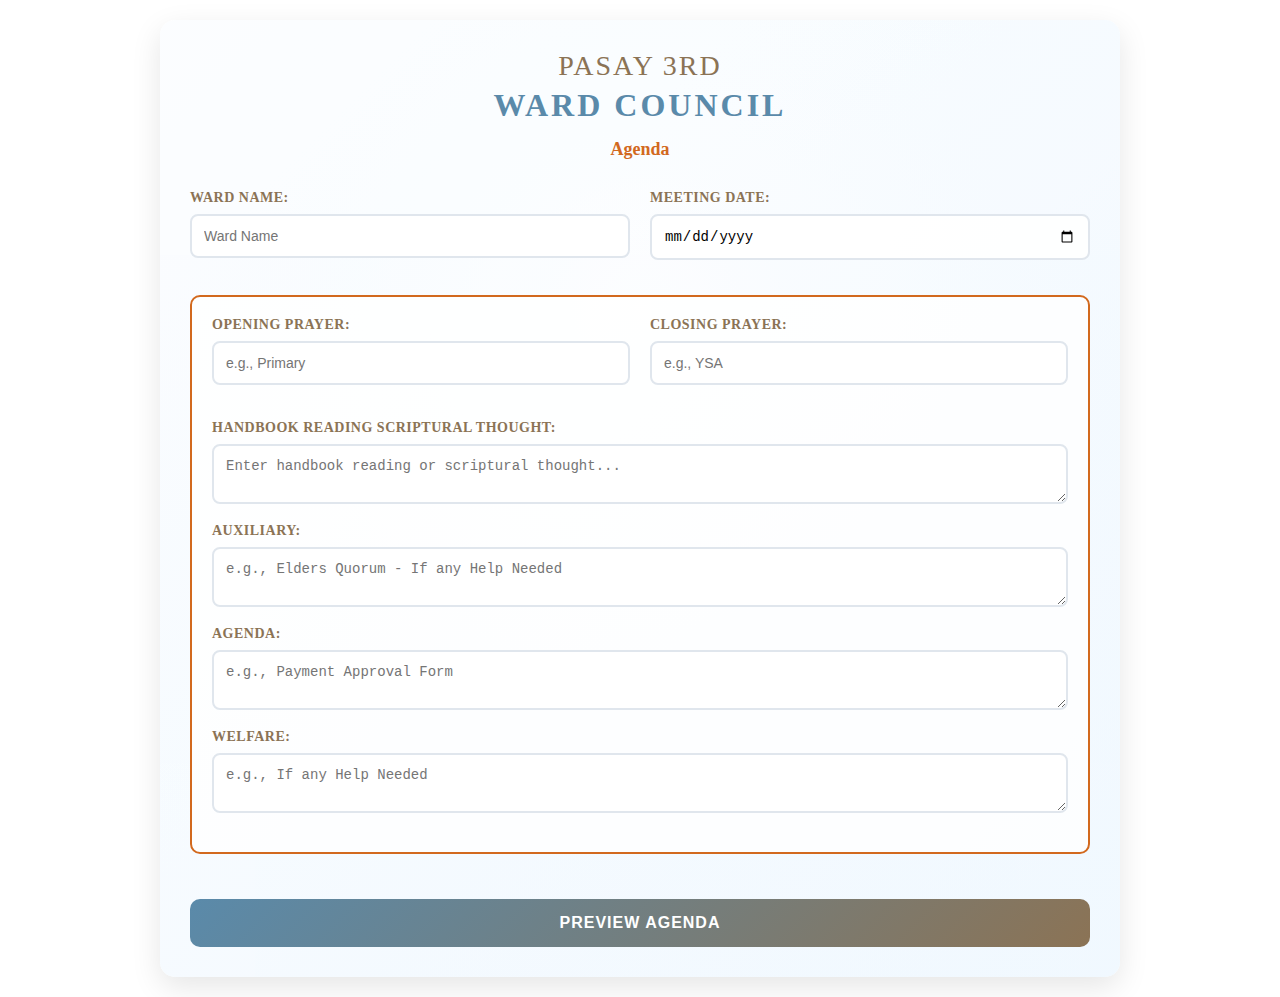
<file: target/classes/templates/ward-council.html>
<!DOCTYPE html>
<html lang="en" xmlns:th="http://www.thymeleaf.org">
<head th:replace="layout :: head('Ward Council Meeting')">
    <style>
        .ward-council-form {
            max-width: 900px;
            margin: 20px auto;
            background: linear-gradient(135deg, rgba(255,255,255,0.95) 0%, rgba(240,248,255,0.95) 100%);
            border-radius: 15px;
            padding: 30px;
            box-shadow: 0 10px 30px rgba(0, 0, 0, 0.1);
            position: relative;
            overflow: hidden;
        }
        
        .ward-council-form::before {
            content: '';
            position: absolute;
            top: 0;
            left: 0;
            right: 0;
            bottom: 0;
            background: url('data:image/svg+xml,<svg xmlns="http://www.w3.org/2000/svg" viewBox="0 0 100 100"><defs><radialGradient id="bg" cx="50%" cy="30%"><stop offset="0%" stop-color="%23ffffff" stop-opacity="0.8"/><stop offset="100%" stop-color="%23f0f8ff" stop-opacity="0.3"/></radialGradient></defs><rect width="100" height="100" fill="url(%23bg)"/></svg>') center/cover;
            opacity: 0.7;
            pointer-events: none;
        }
        
        .ward-council-header {
            text-align: center;
            margin-bottom: 30px;
            position: relative;
            z-index: 1;
        }
        
        .ward-title {
            color: #8b7355;
            font-size: 28px;
            font-weight: 300;
            margin-bottom: 5px;
            text-transform: uppercase;
            letter-spacing: 2px;
        }
        
        .council-title {
            color: #5a8aaa;
            font-size: 32px;
            font-weight: bold;
            text-transform: uppercase;
            letter-spacing: 3px;
            margin-bottom: 15px;
        }
        
        .agenda-subtitle {
            color: #d2691e;
            font-size: 18px;
            font-weight: 600;
            margin-bottom: 10px;
        }
        
        .date-display {
            color: #d2691e;
            font-size: 16px;
            font-weight: 500;
        }
        
        .ward-council-content {
            position: relative;
            z-index: 1;
        }
        
        .form-table-layout {
            display: grid;
            grid-template-columns: 1fr 1fr;
            gap: 20px;
            margin-bottom: 20px;
        }
        
        .form-group-full {
            grid-column: 1 / -1;
        }
        
        .form-group {
            margin-bottom: 15px;
        }
        
        .form-group label {
            display: block;
            color: #8b7355;
            font-weight: 600;
            margin-bottom: 8px;
            font-size: 14px;
            text-transform: uppercase;
            letter-spacing: 0.5px;
        }
        
        .form-group input,
        .form-group textarea {
            width: 100%;
            padding: 12px;
            border: 2px solid #e0e6ed;
            border-radius: 8px;
            font-size: 14px;
            background: rgba(255, 255, 255, 0.9);
            transition: all 0.3s ease;
            box-sizing: border-box;
        }
        
        .form-group input:focus,
        .form-group textarea:focus {
            outline: none;
            border-color: #5a8aaa;
            box-shadow: 0 0 0 3px rgba(90, 138, 170, 0.1);
            background: rgba(255, 255, 255, 1);
        }
        
        .table-section {
            background: rgba(255, 255, 255, 0.8);
            border: 2px solid #d2691e;
            border-radius: 10px;
            padding: 20px;
            margin: 20px 0;
        }
        
        .table-section h3 {
            color: #d2691e;
            margin-bottom: 15px;
            font-size: 16px;
            font-weight: 600;
            text-transform: uppercase;
            letter-spacing: 1px;
        }
        
        .btn-primary {
            background: linear-gradient(135deg, #5a8aaa 0%, #8b7355 100%);
            color: white;
            border: none;
            padding: 15px 35px;
            border-radius: 10px;
            font-size: 16px;
            font-weight: 600;
            cursor: pointer;
            width: 100%;
            margin-top: 25px;
            transition: all 0.3s ease;
            text-transform: uppercase;
            letter-spacing: 1px;
        }
        
        .btn-primary:hover {
            transform: translateY(-2px);
            box-shadow: 0 8px 25px rgba(90, 138, 170, 0.3);
        }
        
        @media (max-width: 768px) {
            .form-table-layout {
                grid-template-columns: 1fr;
            }
            
            .ward-council-form {
                padding: 20px;
                margin: 10px;
            }
        }
    </style>
</head>
<body>
    <nav th:replace="layout :: navigation('wardcouncil')"></nav>

    <main class="main-content">
        <div class="container">
            <div class="ward-council-form">
                <div class="ward-council-header">
                    <div class="ward-title" th:text="${wardCouncilProgram.wardName}">Pasay 3rd</div>
                    <div class="council-title">WARD COUNCIL</div>
                    <div class="agenda-subtitle">Agenda</div>
                </div>
                
                <form th:action="@{/ward-council/preview}" method="post" th:object="${wardCouncilProgram}" class="ward-council-content">
                    <div class="form-table-layout">
                        <div class="form-group">
                            <label for="wardName">Ward Name:</label>
                            <input type="text" id="wardName" th:field="*{wardName}" placeholder="Ward Name">
                        </div>
                        <div class="form-group">
                            <label for="meetingDate">Meeting Date:</label>
                            <input type="date" id="meetingDate" th:field="*{meetingDate}" required>
                        </div>
                    </div>
                    
                    <div class="table-section">
                        <div class="form-table-layout">
                            <div class="form-group">
                                <label for="openingPrayer">Opening Prayer:</label>
                                <input type="text" id="openingPrayer" th:field="*{openingPrayer}" placeholder="e.g., Primary">
                            </div>
                            <div class="form-group">
                                <label for="closingPrayer">Closing Prayer:</label>
                                <input type="text" id="closingPrayer" th:field="*{closingPrayer}" placeholder="e.g., YSA">
                            </div>
                        </div>
                        
                        <div class="form-group">
                            <label for="handbookReading">Handbook reading scriptural thought:</label>
                            <textarea id="handbookReading" th:field="*{handbookReading}" rows="2" placeholder="Enter handbook reading or scriptural thought..."></textarea>
                        </div>
                        
                        <div class="form-group">
                            <label for="auxiliary">Auxiliary:</label>
                            <textarea id="auxiliary" th:field="*{auxiliary}" rows="2" placeholder="e.g., Elders Quorum - If any Help Needed"></textarea>
                        </div>
                        
                        <div class="form-group">
                            <label for="agenda">Agenda:</label>
                            <textarea id="agenda" th:field="*{agenda}" rows="2" placeholder="e.g., Payment Approval Form"></textarea>
                        </div>
                        
                        <div class="form-group">
                            <label for="welfare">Welfare:</label>
                            <textarea id="welfare" th:field="*{welfare}" rows="2" placeholder="e.g., If any Help Needed"></textarea>
                        </div>
                    </div>
                    
                    <button type="submit" class="btn-primary">Preview Agenda</button>
                </form>
            </div>
        </div>
    </main>

    <footer th:replace="layout :: footer"></footer>
</body>
</html>
</file>
